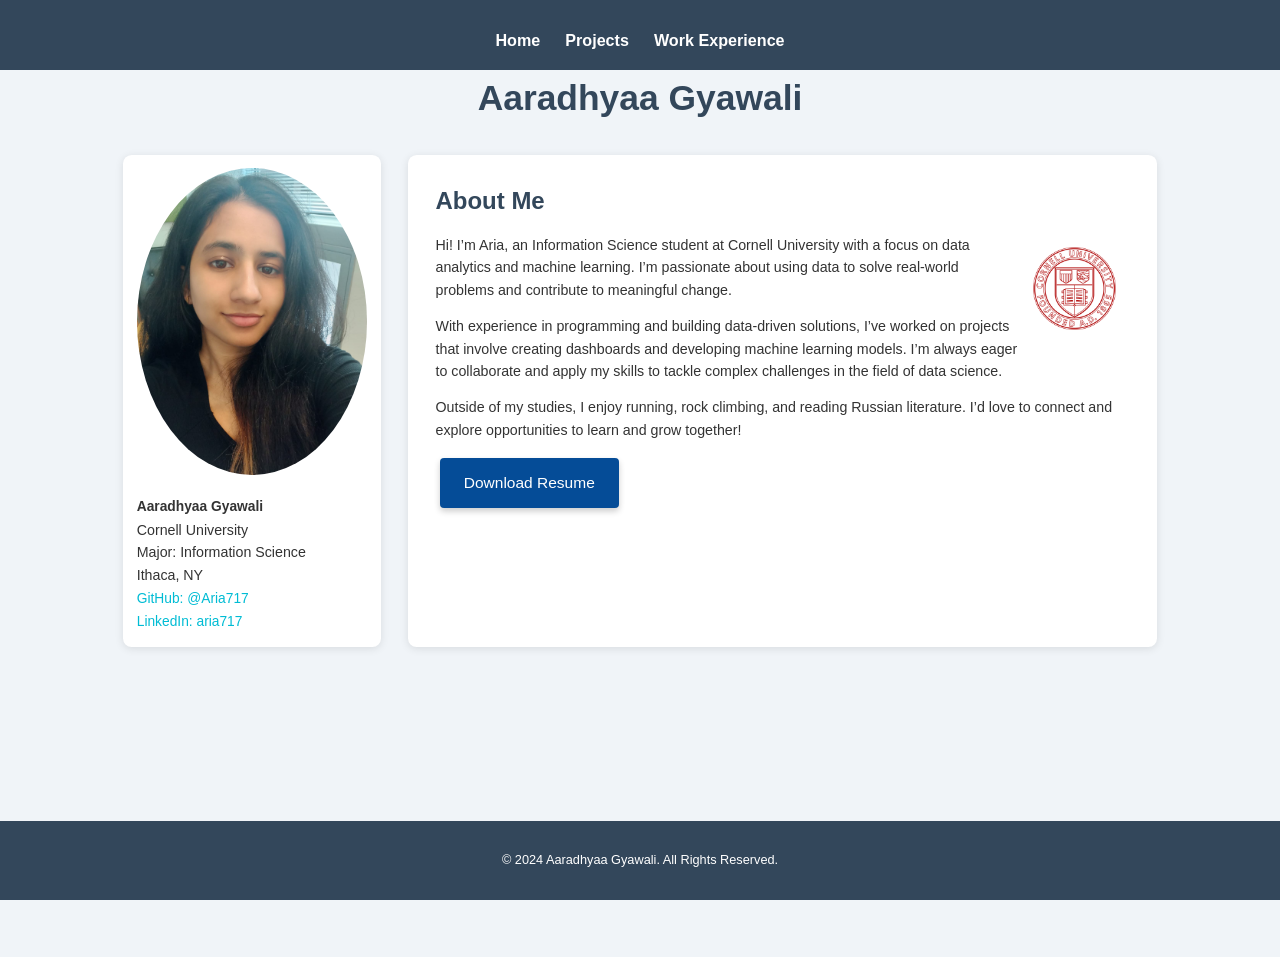
<file: index.html>
<!DOCTYPE html>
<html lang="en">

<head>
    <meta charset="UTF-8">
    <meta name="viewport" content="width=device-width, initial-scale=1.0">
    <title>Portfolio Website</title>
    <link rel="stylesheet" href="styles/site1.css">
</head>

<body>
    <header>
        <nav>
            <ul>
                <li><a href="index.html">Home</a></li>
                <li><a href="projects.html">Projects</a></li>
                <li><a href="experience.html">Work Experience</a></li>
            </ul>
        </nav>
    </header>

    <section class="overview">
        <h1>Aaradhyaa Gyawali</h1>

        <div class="main-content">
            <aside class="sidebar">
                <img src="images/shot.jpeg" alt="Aaradhyaa Gyawali" class="profile-pic">
                <ul class="personal-info">
                    <li><strong>Aaradhyaa Gyawali</strong></li>
                    <li>Cornell University</li>
                    <li>Major: Information Science</li>
                    <li>Ithaca, NY</li>
                    <li><a href="https://github.com/Aaradhyaa717">GitHub: @Aria717</a></li>
                    <li><a href="https://linkedin.com/in/aria717/">LinkedIn: aria717</a></li>
                </ul>
            </aside>

            <div class="about">
                <h2>About Me</h2>
                <img src="images/cornell.png" alt="Cornell University" class="cornell-logo">
                <div class ="description">

                <p>Hi! I’m Aria, an Information Science student at Cornell University with a focus on data analytics and machine learning. I’m passionate about using data to solve real-world problems and contribute to meaningful change. </p>
                <p>

                    With experience in programming and building data-driven solutions, I’ve worked on projects that involve creating dashboards and developing machine learning models. I’m always eager to collaborate and apply my skills to tackle complex challenges in the field of data science.</p>
                    <p>

                    Outside of my studies, I enjoy running, rock climbing, and reading Russian literature. I’d love to connect and explore opportunities to learn and grow together!</p>
                </div>

                <div class="resume-container">
                    <a href="https://drive.google.com/file/d/11q-7rcEMivX89Ba_p4n0RqTEu3ROtnKu/view?usp=sharing" class="download-btn">Download Resume</a>
                  </div>

            </div>
        </div>
    </section>

    <footer>
        <p>&copy; 2024 Aaradhyaa Gyawali. All Rights Reserved.</p>
    </footer>

</body>

</html>
</file>
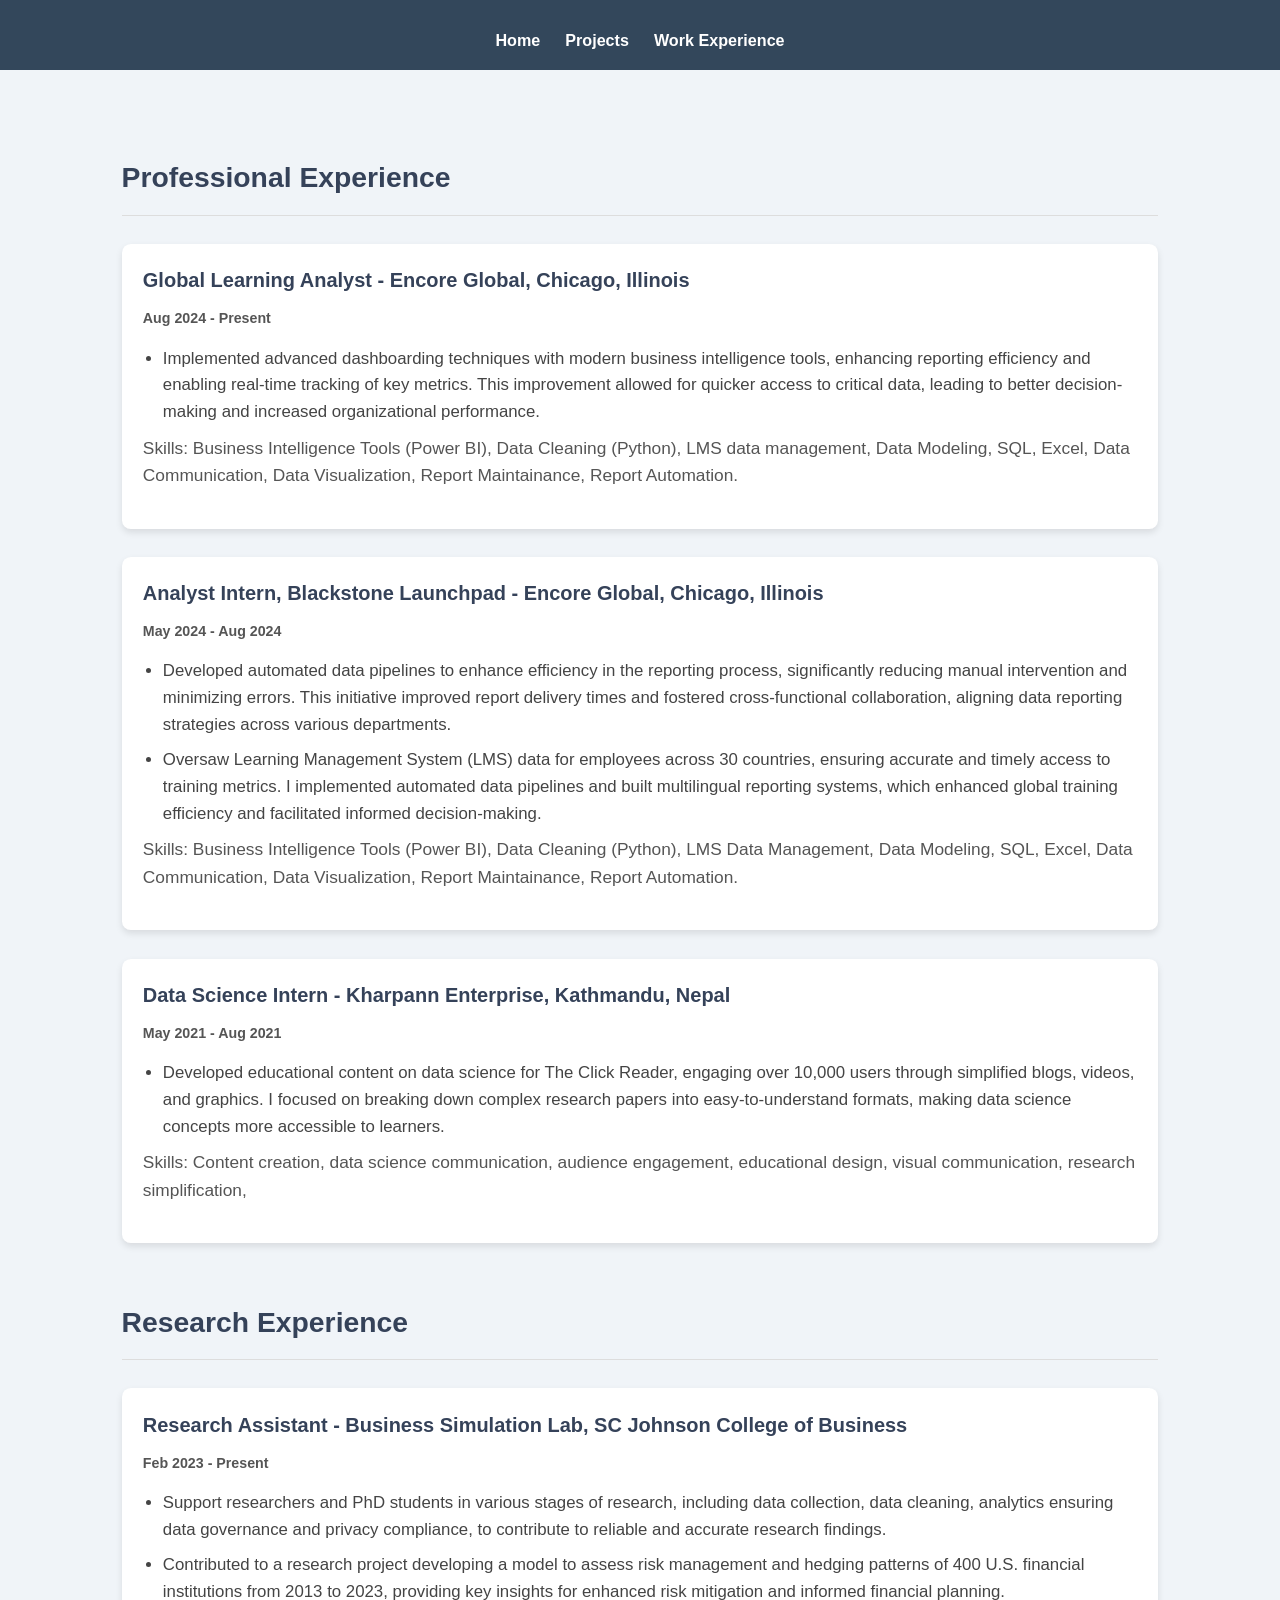
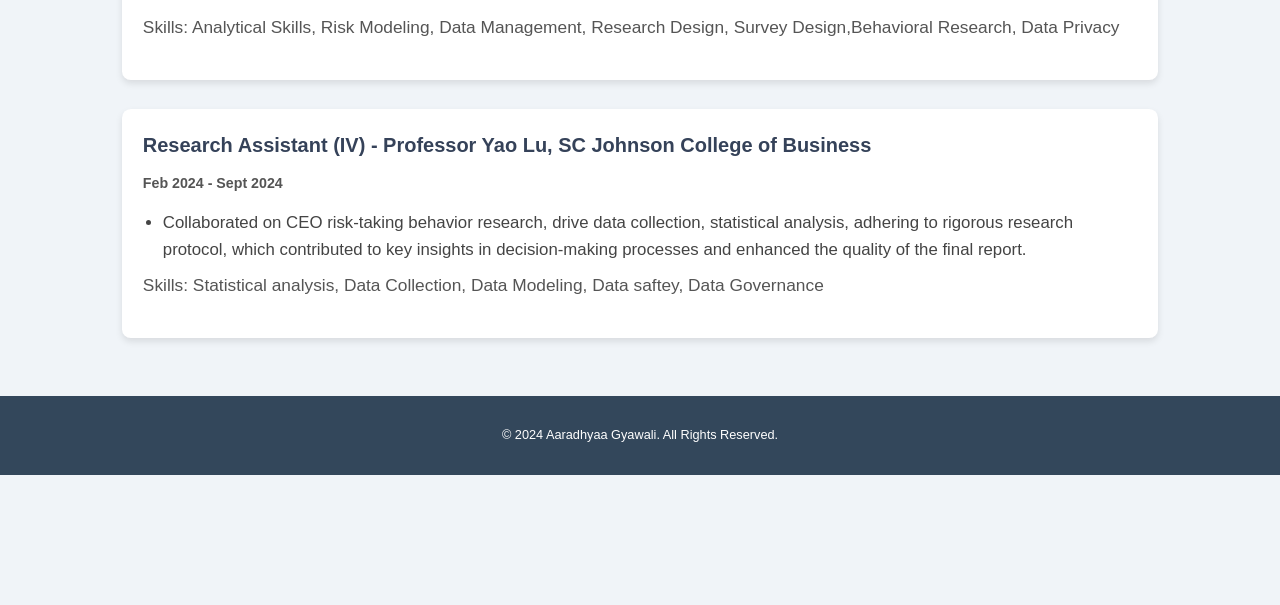
<file: experience.html>
<!DOCTYPE html>
<html lang="en">

<head>
  <meta charset="UTF-8">
  <meta name="viewport" content="width=device-width, initial-scale= 0.5">
  <title>Portfolio Website - Work Experience</title>
  <link rel="stylesheet" href="styles/site.css">
</head>

<body>

  <header>
    <nav>
      <ul>
        <li><a href="index.html">Home</a></li>
        <li><a href="projects.html">Projects</a></li>
        <li><a href="experience.html">Work Experience</a></li>
      </ul>
    </nav>
  </header>


  <main>


      <h2>Professional Experience</h2>

      <article class="experience">

        <a href = "https://www.encoreglobal.com/">
        <h3>Global Learning Analyst - Encore Global, Chicago, Illinois</h3>
        <p><strong>Aug 2024 - Present</strong></p>
        <ul>
          <li>Implemented advanced dashboarding techniques with modern business intelligence tools, enhancing reporting efficiency and enabling real-time tracking of key metrics. This improvement allowed for quicker access to critical data, leading to better decision-making and increased organizational performance.</li>
        </ul>
        <p class ="skills"> Skills: Business Intelligence Tools (Power BI), Data Cleaning (Python), LMS data management, Data Modeling, SQL, Excel, Data Communication, Data Visualization, Report Maintainance, Report Automation. </p>
      </a>
      </article>

      <article class="experience">
        <a href ="https://www.encoreglobal.com/">
        <h3>Analyst Intern, Blackstone Launchpad - Encore Global, Chicago, Illinois</h3>
        <p><strong>May 2024 - Aug 2024</strong></p>
        <ul>
          <li>Developed automated data pipelines to enhance efficiency in the reporting process, significantly reducing manual intervention and minimizing errors. This initiative improved report delivery times and fostered cross-functional collaboration, aligning data reporting strategies across various departments.
          </li>
          <li>Oversaw Learning Management System (LMS) data for employees across 30 countries, ensuring accurate and timely access to training metrics. I implemented automated data pipelines and built multilingual reporting systems, which enhanced global training efficiency and facilitated informed decision-making.

            </li>
        </ul>
        <p class ="skills">
          Skills: Business Intelligence Tools (Power BI), Data Cleaning (Python), LMS Data Management, Data Modeling, SQL, Excel, Data Communication, Data Visualization, Report Maintainance, Report Automation.
        </p>
      </a>
      </article>

      <article class="experience">
        <a href = "https://www.theclickreader.com/">
        <h3>Data Science Intern - Kharpann Enterprise, Kathmandu, Nepal</h3>
        <p><strong>May 2021 - Aug 2021</strong></p>
        <ul>
          <li>Developed educational content on data science for The Click Reader, engaging over 10,000 users through simplified blogs, videos, and graphics. I focused on breaking down complex research papers into easy-to-understand formats, making data science concepts more accessible to learners.</li>
        </ul>
        <p class ="skills"> Skills: Content creation, data science communication, audience engagement, educational design, visual communication, research simplification,  </p>
      </a>
      </article>

    </section>
  
      <h2>Research Experience</h2>

      

      <article class="experience">
        <a href = "https://www.johnson.cornell.edu/business-simulation-lab/">
        <h3>Research Assistant - Business Simulation Lab, SC Johnson College of Business</h3>
        <p><strong>Feb 2023 - Present</strong></p> 
        <ul>
          <li>
            Support researchers and PhD students in various stages of research, including data collection, data cleaning, analytics ensuring data governance and privacy compliance, to contribute to reliable and accurate research findings.
          </li>
          <li>
            Contributed to a research project developing a model to assess risk management and hedging patterns of 400 U.S. financial institutions from 2013 to 2023, providing key insights for enhanced risk mitigation and informed financial planning.
          </li>
        </ul>
        <p class ="skills"> Skills: Analytical Skills, Risk Modeling,
          Data Management, Research Design, Survey Design,Behavioral Research, Data Privacy</p>
        </p>
        </a>
      </article>

    <article class="experience">
        <!-- Source: https://www.facebook.com/johnsonBSL/ -->
         <a href = "https://business.cornell.edu/faculty-research/faculty/yl2269/">
        <h3>Research Assistant (IV) - Professor Yao Lu, SC Johnson College of Business</h3>
        <p><strong>Feb 2024 - Sept 2024</strong></p>
        <ul>
          <li>Collaborated on CEO risk-taking behavior research, drive data collection, statistical analysis, adhering to rigorous research protocol, which contributed to key insights in decision-making processes and enhanced the quality of the final report.</li>
        </ul>
        <p class ="skills"> Skills: Statistical analysis, Data Collection, Data Modeling, Data saftey, Data Governance </p>

      </a>
      </article>



    




  </main>

  <footer>
    <p>&copy; 2024 Aaradhyaa Gyawali. All Rights Reserved.</p>
  </footer>
</body>

</html>
</file>
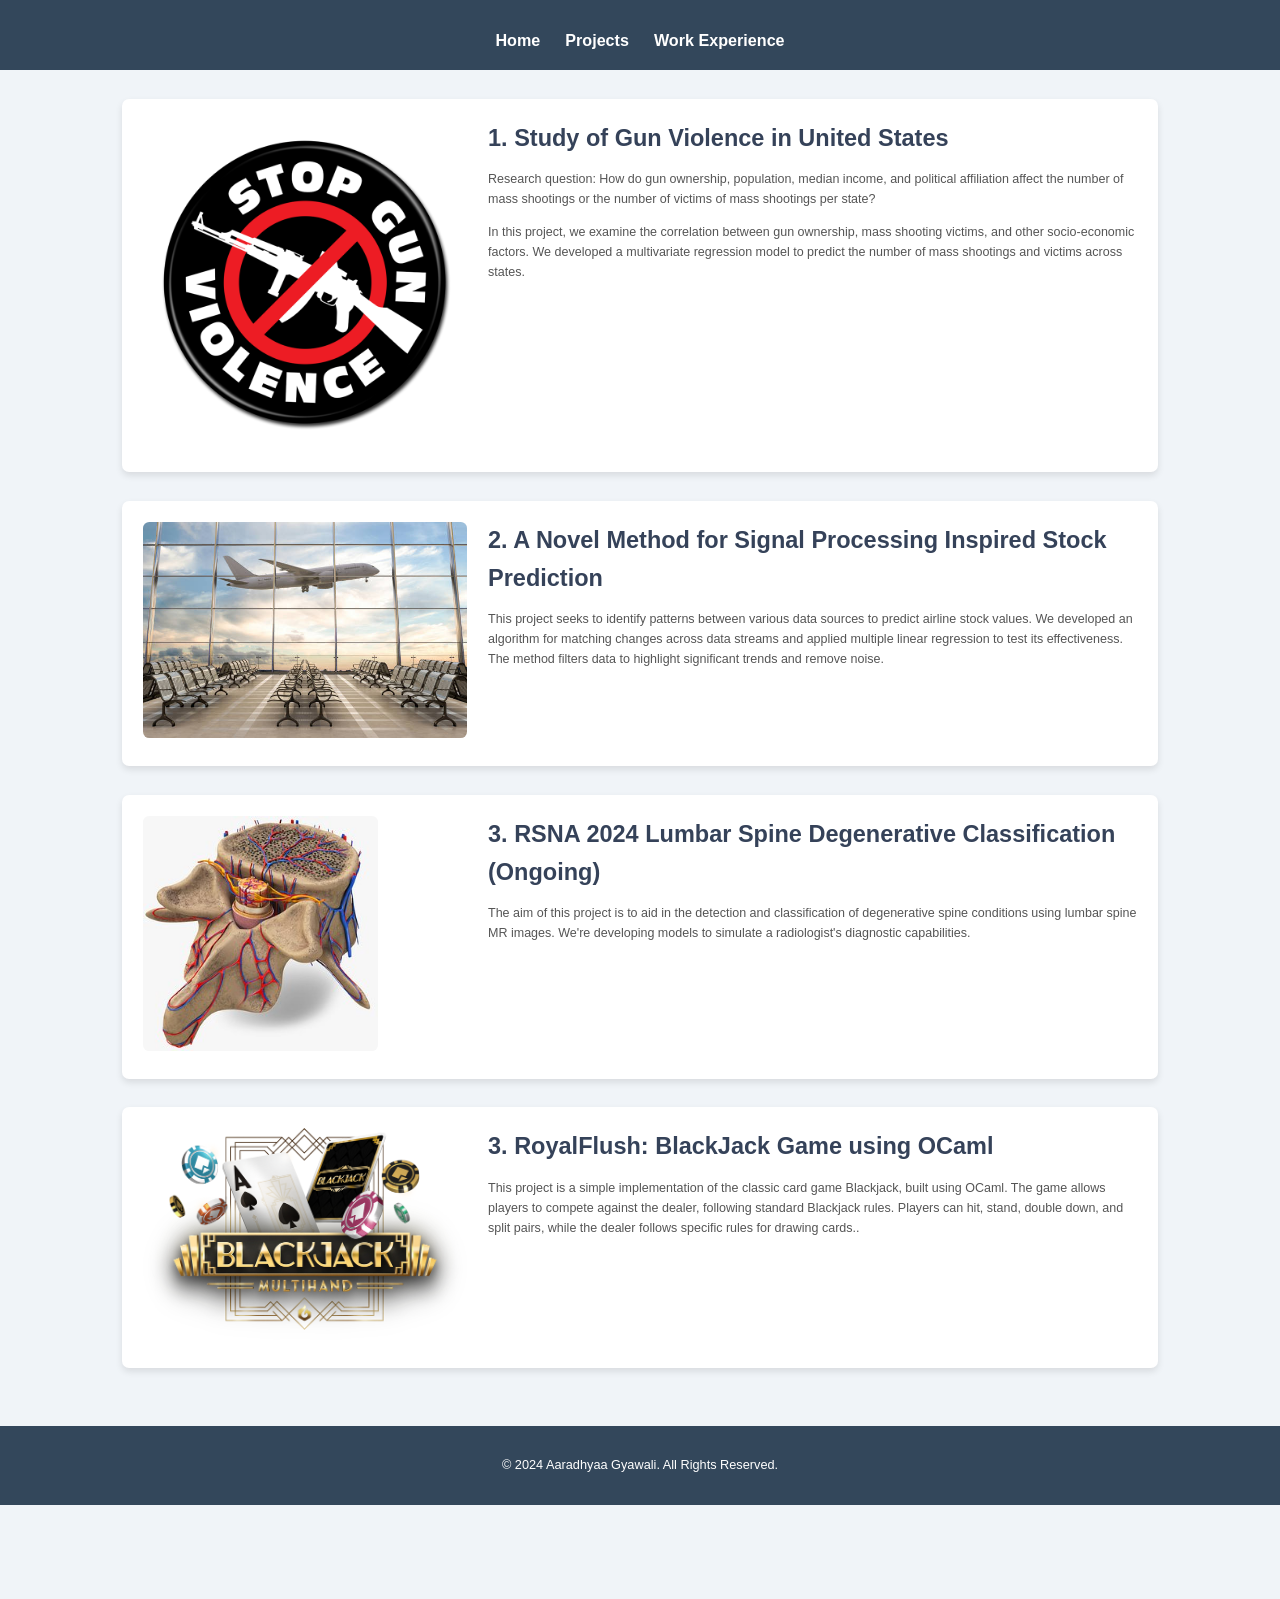
<file: projects.html>
<!DOCTYPE html>
<html lang="en">

<head>
  <meta charset="UTF-8">
  <meta name="viewport" content="width=device-width, initial-scale=1.0">
  <title>Portfolio Website - Projects</title>
  <link rel="stylesheet" href="styles/site2.css">
</head>

<body>

  <header>
    <nav>
      <ul>
        <li><a href="index.html">Home</a></li>
        <li><a href="projects.html">Projects</a></li>
        <li><a href="experience.html">Work Experience</a></li>
      </ul>
    </nav>
  </header>

  <section class="projects-section">


    <article class="project">
      <div class="project-content">
        <figure class="project-image">
          <a href = "https://github.com/Aaradhyaa717/Gun-Violence-in-United-States">
          <img src="images/gun.png" alt="Airport">
          </a>
        </figure>

        <div class="project-details">
          <a href = "https://github.com/Aaradhyaa717/Gun-Violence-in-United-States">

          <h2>1. Study of Gun Violence in United States</h2>
          <p>Research question: How do gun ownership, population, median income, and political affiliation affect the number of mass shootings or the number of victims of mass shootings per state?</p>
          <p>In this project, we examine the correlation between gun ownership, mass shooting victims, and other socio-economic factors. We developed a multivariate regression model to predict the number of mass shootings and victims across states.</p>
          </a>
        </div>
      </div>

    </article>

    <article class="project">
      <div class="project-content">
        <figure class="project-image">
          <a href = "https://github.com/Aaradhyaa717/Signal-Processing-Inspired-Stock-Prediction/tree/main">
          <img src="images/airport.jpg" alt="Airport">
          </a>
        </figure>
        <div class="project-details">
          <a href = "https://github.com/Aaradhyaa717/Signal-Processing-Inspired-Stock-Prediction/tree/main">
          <h2>2. A Novel Method for Signal Processing Inspired Stock Prediction</h2>
          <p>This project seeks to identify patterns between various data sources to predict airline stock values. We developed an algorithm for matching changes across data streams and applied multiple linear regression to test its effectiveness. The method filters data to highlight significant trends and remove noise.</p>
          </a>
        </div>
      </div>
    </article>

    <article class="project">
      <div class="project-content">
        <figure class="project-image">
          <a href = "https://www.kaggle.com/code/aaradhyaa/spine-degenerative-classification/notebook">
          <img src="images/spine.jpg" alt="Spine 3d">
          </a>
        </figure>

        <div class="project-details">
          <a href = "https://www.kaggle.com/code/aaradhyaa/spine-degenerative-classification/notebook">
          <h2>3. RSNA 2024 Lumbar Spine Degenerative Classification (Ongoing)</h2>
          <p>The aim of this project is to aid in the detection and classification of degenerative spine conditions using lumbar spine MR images. We're developing models to simulate a radiologist's diagnostic capabilities.</p>
          </a>
        </div>
      </div>
    </article>

    <article class="project">
      <div class="project-content">
        <figure class="project-image">
          <a href = "https://github.com/Aaradhyaa717/Royal-Flush">
          <img src="images/blackjack.png" alt="BlackJack">
          </a>
        </figure>

        <div class="project-details">
          <a href = "https://github.com/Aaradhyaa717/Royal-Flush">
          <h2>3. RoyalFlush: BlackJack Game using OCaml</h2>
          <p>This project is a simple implementation of the classic card game Blackjack, built using OCaml. The game allows players to compete against the dealer, following standard Blackjack rules. Players can hit, stand, double down, and split pairs, while the dealer follows specific rules for drawing cards..</p>
          </a>
        </div>
      </div>
    </article>

  </section>
  <footer>
    <p>&copy; 2024 Aaradhyaa Gyawali. All Rights Reserved.</p>
</footer>
</body>

</html>
</file>
<file: styles/site1.css>
/* General Styles */
* {
    margin: 0;
    padding: 0;
    box-sizing: border-box;
    zoom: 97%;
}

html, body {
    height: 100%; /* Ensures the body takes full height */
}

body {
   
    display: flex;
    flex-direction: column;
    font-family: 'Segoe UI', Tahoma, Geneva, Verdana, sans-serif;
    color: #333;
    line-height: 1.6;
    background-color: #f0f4f8;

    
}

header {
    background-color: #33475b;
    color: white;
    text-align: center;
    padding: 1rem;
}

header figure {
    margin-bottom: 1rem;
}

header nav ul {
    display: flex;
    justify-content: center;
    list-style: none;
    margin-top: 1rem;
}

header nav ul li {
    margin: 0 15px;
    font-size: 20px;
}

header nav ul li a {
    color: white;
    text-decoration: none;
    font-weight: 600;
    transition: color 0.3s;
}

header nav ul li a:hover {
    color: #00bcd4;
}

h1 {
    text-align: center;
    font-size: 2.5rem;
    color: #33475b;
}

/* Main content */
.main-content {
    display: flex;
    flex-wrap: wrap;
    max-width: 1200px;
    margin: 2rem auto;
    padding: 0 1rem;
    flex-grow: 1; /* Ensures content area expands to push footer down */
}

.sidebar {
    flex: 1;
    max-width: 300px;
    padding: 1rem;
    background-color: #fff;
    border-radius: 10px;
    box-shadow: 0 2px 10px rgba(0, 0, 0, 0.1);
    margin-right: 2rem;
}

.description p {
    font-size: 20px; /* Slightly larger for better readability */
    line-height: 1.6; /* Increased line height for comfortable spacing */
    margin-bottom: 15px; /* Adds space between each paragraph */
    color: #333; /* Darker color for contrast and readability */
    font-family: "Helvetica", sans-serif; /* A clean and professional font */
  }


.profile-pic {
    width: 100%;
    border-radius: 50%;
    margin-bottom: 1rem;
}

.personal-info {
    list-style: none;
    font-size: 1.1rem;
}

.personal-info a {
    color: #00bcd4;
    text-decoration: none;
}

.personal-info a:hover {
    text-decoration: underline;
}

.about {
    flex: 2;
    background-color: #fff;
    padding: 2rem;
    border-radius: 10px;
    box-shadow: 0 2px 10px rgba(0, 0, 0, 0.1);
}

.about img.cornell-logo {
    width: 100px;
    float: right;
    margin: 1rem;
}

.about h2 {
    font-size: 1.8rem;
    color: #33475b;
    margin-bottom: 1rem;
}

.about p {
    font-size: 1.1rem;
    margin-bottom: 1rem;
}

.download-btn {
    display: inline-block;
    margin: 5px;
    padding: 15px 30px;
    font-size: 1.2em;
    color: white;
    background-color: #054c97;
    text-decoration: none;
    border-radius: 5px;
    box-shadow: 0 4px 8px rgba(0, 0, 0, 0.2);
    transition: background-color 0.3s ease, transform 0.2s ease;
  }

  .download-btn:hover {
    background-color: #0056b3;
    transform: scale(1.05);
  }





/* Footer */
footer {
    text-align: center;
    padding: 2rem 0;
    background-color: #33475b;
    color: white;
    font-size: 0.9rem;
    margin-top: auto; /* This pushes the footer to the bottom */
}

/* Media Queries */
@media (max-width: 768px) {
    .main-content {
        flex-direction: column;
        padding: 0;
    }

    .sidebar {
        margin: 0 0 2rem 0;
    }
}
</file>
<file: styles/site.css>
/* General Styles */
* {
  margin: 0;
  padding: 0;
  box-sizing: border-box;
  zoom: 97%;
}

html, body {
  height: 100%; /* Ensures the body takes full height */
}

body {
  display: flex;
  flex-direction: column;
  font-family: 'Segoe UI', Tahoma, Geneva, Verdana, sans-serif;
  color: #333;
  line-height: 1.6;
  background-color: #f0f4f8;

  
}

header {
  background-color: #33475b;
  color: white;
  text-align: center;
  padding: 1rem;
}

header figure {
  margin-bottom: 1rem;
}

header nav ul {
  display: flex;
  justify-content: center;
  list-style: none;
  margin-top: 1rem;
}

header nav ul li {
  margin: 0 15px;
  font-size: 20px;
}

header nav ul li a {
  color: white;
  text-decoration: none;
  font-weight: 600;
  transition: color 0.3s;
}

header nav ul li a:hover {
  color: #00bcd4;
}

h1 {
  text-align: center;
  font-size: 2.5rem;
  color: #33475b;
}

/* Main content */
.main-content {
  display: flex;
  flex-wrap: wrap;
  max-width: 1200px;
  margin: 2rem auto;
  padding: 0 1rem;
  flex-grow: 1; /* Ensures content area expands to push footer down */
}

/* Main content */
main {
  padding: 2em;
  max-width: 1200px;
  margin: 0 auto;
}

h1 {
  font-size: 2.5em;
  color: #354259;
  text-align: center;
  margin-bottom: 1em;
}

h2 {
  font-size: 2em;
  color: #354259;
  margin-top: 2em;
  margin-bottom: 1em;
  border-bottom: 2px solid #ddd;
  padding-bottom: 0.5em;
}

/* Experience section */
.experience-section {
  padding: 1.5em;
}

.experience {
  background-color: #fff;
  border-radius: 10px;
  padding: 1.5em;
  margin-bottom: 2em;
  box-shadow: 0 4px 8px rgba(0, 0, 0, 0.1);
  transition: transform 0.3s ease;
}

.experience:hover {
  transform: translateY(-10px);
}

.experience h3 {
  font-size: 1.5em;
  color: #354259;
  margin-bottom: 0.5em;
}

.experience p {
  font-size: 1.1em;
  color: #555;
  margin-bottom: 1em;
}

.experience ul {
  padding-left: 1.5em;
}

.experience ul li {
  margin-bottom: 0.5em;
  font-size: 1.3em;
  color: #444;
}

.experience .skills {
  font-size: 1.3em;
}

/* Figure styles */
figure {
  text-align: center;
  margin-bottom: 1em;
}

figure img {
  max-width: 100%;
  border-radius: 8px;
  transition: transform 0.3s ease, box-shadow 0.3s ease;
}

figure img:hover {
  transform: scale(1.05);
  box-shadow: 0 6px 12px rgba(0, 0, 0, 0.2);
}

cite {
  display: block;
  margin-top: 0.5em;
  font-size: 0.9em;
  color: #777;
}

a {
  color: #354259;
  text-decoration: none;
}

cite a:hover {
  text-decoration: underline;
}

/* Responsive design */
@media (max-width: 768px) {
  h1 {
    font-size: 2em;
  }

  h2 {
    font-size: 1.7em;
  }

  .experience h3 {
    font-size: 1.3em;
  }

  .experience ul li {
    font-size: 0.9em;
  }
}

/* Footer */
footer {
  text-align: center;
  padding: 2rem 0;
  background-color: #33475b;
  color: white;
  font-size: 0.9rem;
  margin-top: auto;
  /* This pushes the footer to the bottom */
}
</file>
<file: styles/site2.css>
/* General Styles */
* {
    margin: 0;
    padding: 0;
    box-sizing: border-box;
    zoom: 97%;
}

html, body {
    height: 100%; /* Ensures the body takes full height */
}

body {
    display: flex;
    flex-direction: column;
    font-family: 'Segoe UI', Tahoma, Geneva, Verdana, sans-serif;
    color: #333;
    line-height: 1.6;
    background-color: #f0f4f8;

    
}

header {
    background-color: #33475b;
    color: white;
    text-align: center;
    padding: 1rem;
}

header figure {
    margin-bottom: 1rem;
}

header nav ul {
    display: flex;
    justify-content: center;
    list-style: none;
    margin-top: 1rem;
}

header nav ul li {
    margin: 0 15px;
    font-size: 20px;
}

header nav ul li a {
    color: white;
    text-decoration: none;
    font-weight: 600;
    transition: color 0.3s;
}

header nav ul li a:hover {
    color: #00bcd4;
}

h1 {
    text-align: center;
    font-size: 2.5rem;
    color: #33475b;
}

/* Main content */
.main-content {
    display: flex;
    flex-wrap: wrap;
    max-width: 1200px;
    margin: 2rem auto;
    padding: 0 1rem;
    flex-grow: 1; /* Ensures content area expands to push footer down */
}

h1 {
    text-align: center;
    font-size: 3rem;
    color: #33475b;
}

.projects-section {
    padding: 2em;
    max-width: 1200px;
    margin: 0 auto;
}

.projects-section h1 {
    font-size: 3em;
    text-align: center;
    margin-bottom: 1.5em;
    color: #354259;
}

/* Project Styles */
.project {
    background-color: #fff;
    margin-bottom: 2em;
    padding: 1.5em;
    border-radius: 8px;
    box-shadow: 0 4px 8px rgba(0, 0, 0, 0.1);
    transition: transform 0.3s ease;
}

.project:hover {
    transform: translateY(-10px);
}

.project-content {
    display: flex;
    align-items: flex-start;
    gap: 1.5em;
}

.project-image {
    flex: 1;
}

.project-details {
    flex: 2;
}

.project h2 {
    font-size: 30px;
    color: #354259;
    margin-bottom: 0.5em;
}

.project p {
    font-size: 1em;
    margin-bottom: 1em;
    color: #555;
}

.project figure {
    margin: 0;
}

.project a {
    text-decoration: none;
    color: inherit; /* Ensures link color does not change */
  }

.project img {
    max-width: 100%;
    border-radius: 8px;
    transition: transform 0.3s ease, box-shadow 0.3s ease;
}

.project img:hover {
    transform: scale(1.05);
    box-shadow: 0 6px 12px rgba(0, 0, 0, 0.2);
}

.project figcaption {
    font-size: 1em;
    color: #777;
    margin-top: 0.5em;
}

]

/* Responsive Design */
@media (max-width: 768px) {
    .project-content {
        flex-direction: column;
        text-align: center;
    }

    .project-image, .project-details {
        flex: none;
        width: 100%;
    }

    h1 {
        font-size: 2.5em;
    }

    .project h2 {
        font-size: 1.8em;
    }

    .project p {
        font-size: 1.1em;
    }
}

/* Footer */
footer {
    text-align: center;
    padding: 2rem 0;
    background-color: #33475b;
    color: white;
    font-size: 0.9rem;
    margin-top: auto; /* This pushes the footer to the bottom */
}
</file>
